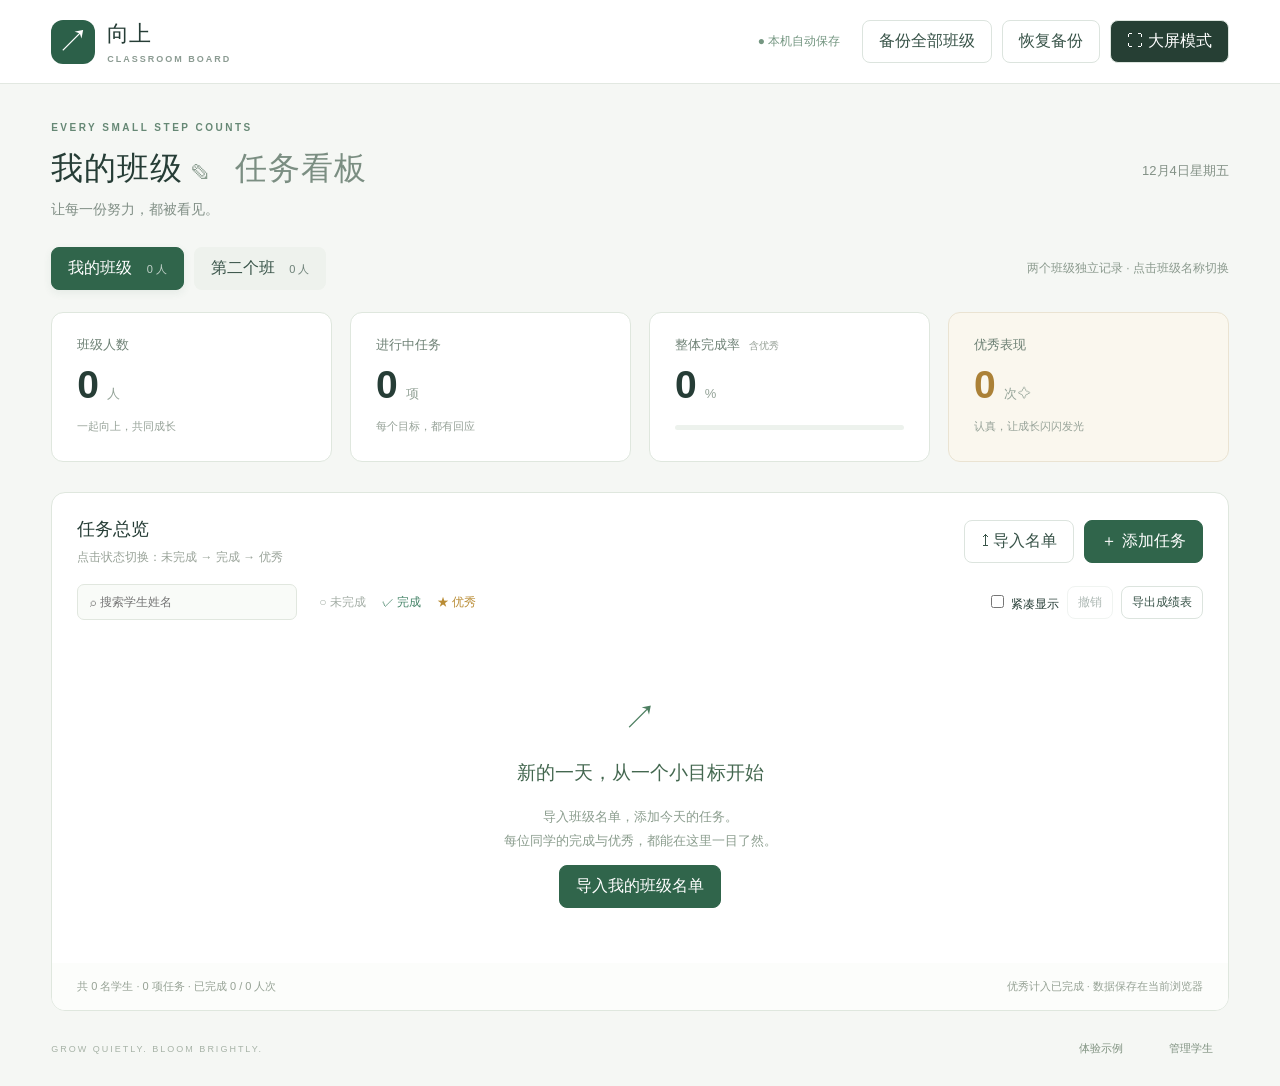
<file: index.html>
<!doctype html><html lang="zh-CN"><head><meta charset="UTF-8"><meta name="viewport" content="width=device-width,initial-scale=1"><title>向上 · 班级任务看板</title><link rel="stylesheet" href="style.css"></head><body>
<header><div class="brand"><span class="logo">↗</span><div>向上 <small>CLASSROOM BOARD</small></div></div><div class="headright"><span id="saved">● 本机自动保存</span><button id="backup">备份全部班级</button><button id="restore">恢复备份</button><button id="screen" class="dark">⛶ 大屏模式</button></div></header>
<main><section class="intro"><div><div class="eyebrow">EVERY SMALL STEP COUNTS</div><h1><span id="className">我的班级</span><button id="rename" class="icon" aria-label="修改班级名称">✎</button><span class="thin">任务看板</span></h1><p>让每一份努力，都被看见。</p></div><div class="date" id="date"></div></section>
<nav class="classbar" aria-label="班级切换"><div id="classTabs"></div><span>两个班级独立记录 · 点击班级名称切换</span></nav><section class="stats"><article><span>班级人数</span><strong id="nStudents">0<small>人</small></strong><i>一起向上，共同成长</i></article><article><span>进行中任务</span><strong id="nTasks">0<small>项</small></strong><i>每个目标，都有回应</i></article><article><span>整体完成率 <em>含优秀</em></span><strong id="rate">0<small>%</small></strong><div class="progress"><b id="bar"></b></div></article><article class="gold"><span>优秀表现</span><strong id="nExcellent">0<small>次 ✧</small></strong><i>认真，让成长闪闪发光</i></article></section>
<section class="board"><div class="toolbar"><div><h2>任务总览 <span id="demoBadge" hidden>示例数据</span></h2><p>点击状态切换：未完成 → 完成 → 优秀</p></div><div class="actions"><button id="import">↥ 导入名单</button><button id="add" class="primary">＋ 添加任务</button></div></div><div class="filters"><input id="search" placeholder="⌕ 搜索学生姓名" aria-label="搜索学生"><div class="legend"><span>○ 未完成</span><span class="green">✓ 完成</span><span class="amber">★ 优秀</span></div><div class="tools"><label><input type="checkbox" id="compact"> 紧凑显示</label><button id="undo" disabled>撤销</button><button id="csv">导出成绩表</button></div></div><div id="tableWrap"></div><footer><span id="foot">先导入名单，开始记录课堂里的每一步。</span><span>优秀计入已完成 · 数据保存在当前浏览器</span></footer></section><div class="bottom"><span>GROW QUIETLY. BLOOM BRIGHTLY.</span><button id="demo">体验示例</button><button id="manage">管理学生</button><button id="exit" hidden>退出大屏</button></div></main>
<dialog id="modal"><form method="dialog" id="form"><div class="modalhead"><h2 id="modalTitle"></h2><button value="cancel" aria-label="关闭">×</button></div><div id="modalBody"></div><div class="modalfoot"><button value="cancel">取消</button><button id="confirm" value="default" class="primary">确认</button></div></form></dialog><input type="file" id="file" accept=".csv,.txt" hidden><input type="file" id="json" accept=".json" hidden><div id="toast" role="status"></div><script src="app.js"></script></body></html>
</file>
<file: style.css>
:root{font-family:Inter,"PingFang SC","Microsoft YaHei",sans-serif;color:#263d36;background:#f5f7f4;font-synthesis:none}*{box-sizing:border-box}body{margin:0}button,input,textarea,select{font:inherit}button{cursor:pointer;border:1px solid #dce4de;background:white;color:#385348;border-radius:8px;padding:10px 16px;transition:.15s}button:hover{background:#edf4ef;border-color:#9eb5a7}button:focus-visible,input:focus-visible,textarea:focus-visible{outline:3px solid #8bbdab;outline-offset:2px}button:disabled{opacity:.4;cursor:default}header{height:84px;background:#fff;border-bottom:1px solid #e2e8e1;display:flex;align-items:center;justify-content:space-between;padding:0 4%}.brand{display:flex;gap:12px;align-items:center;font-size:22px;font-weight:750}.brand small{display:block;font-size:9px;letter-spacing:2px;margin-top:5px;color:#8b9b92}.logo{background:#2c6049;color:white;border-radius:12px;font-size:32px;width:44px;height:44px;text-align:center}.headright{display:flex;align-items:center;gap:10px}.headright span{font-size:12px;color:#749681;margin-right:12px}.dark{background:#263f34;color:#fff}main{padding:38px 4% 20px;max-width:2000px;margin:auto}.intro{display:flex;align-items:center;justify-content:space-between;margin-bottom:28px}.eyebrow{font-size:10px;letter-spacing:2.5px;color:#668875;font-weight:700}h1{font-size:32px;margin:14px 0 10px;letter-spacing:1px}.thin{font-weight:400;margin-left:16px;color:#7b8e82}.icon{border:0;background:transparent;padding:3px 8px;color:#8b9d90;font-size:20px}.intro p{margin:0;color:#829087;font-size:14px}.date{font-size:13px;color:#839186}.stats{display:grid;grid-template-columns:repeat(4,1fr);gap:18px;margin-bottom:30px}.stats article{border:1px solid #dfe7de;background:#fff;padding:22px 25px;border-radius:12px;position:relative}.stats article>span{font-size:13px;color:#6e8175}.stats strong{display:block;font-size:39px;line-height:1.6;font-weight:650;letter-spacing:-1px}.stats small{font-size:13px;font-weight:400;margin-left:9px;color:#94a398}.stats i{font-size:11px;font-style:normal;color:#96a298}.stats .gold{background:#faf7ee;border-color:#eae3d2}.gold strong{color:#ab8137}em{font-style:normal;font-size:10px;margin-left:5px;color:#97a197}.progress{height:5px;border-radius:8px;background:#edf2ed;margin:9px 0}.progress b{display:block;height:100%;background:#56876b;border-radius:8px;transition:width .3s}.board{background:white;border:1px solid #dfe7de;border-radius:14px;overflow:hidden}.toolbar{display:flex;justify-content:space-between;align-items:center;padding:24px 25px 18px}h2{font-size:18px;margin:0 0 8px}.toolbar p{font-size:12px;color:#99a399;margin:0}.primary{background:#30654b;color:white;border-color:#30654b}.primary:hover{background:#244e3a;color:white}.actions{display:flex;gap:10px}.filters{display:flex;align-items:center;gap:22px;padding:0 25px 20px}.filters>input{border:1px solid #e1e7df;background:#f9fbf8;border-radius:7px;padding:10px 12px;width:220px;font-size:12px}.legend{display:flex;gap:16px;font-size:12px;color:#a3ada5}.green{color:#448367}.amber{color:#b98c35}.tools{margin-left:auto;display:flex;align-items:center;gap:8px;font-size:12px}.tools button{font-size:12px;padding:7px 10px}#tableWrap{overflow:auto;max-height:62vh;min-height:260px}table{width:100%;border-collapse:separate;border-spacing:0;font-size:13px}th,td{text-align:center;padding:12px 15px;border-bottom:1px solid #edf1ec;white-space:nowrap}thead th{position:sticky;top:0;z-index:2;background:#f6f8f4;color:#647c6b;font-weight:500;font-size:12px}thead small{display:block;font-size:10px;font-weight:400;color:#9ba89c;margin-top:5px}th:first-child,td:first-child{position:sticky;left:0;text-align:left;background:#fff;z-index:1;min-width:140px;padding-left:25px}thead th:first-child{background:#f6f8f4;z-index:3}tr:hover td{background:#fafcf8}.number{font-size:10px;color:#a8b3a8;margin-right:16px}.status{min-width:84px;border:0;background:#f2f4f1;color:#9aa79d;font-size:12px;padding:7px 14px;border-radius:6px}.s1{color:#3f8062;background:#eaf4ed}.s2{color:#b18734;background:#fbf3df}.taskbtn{border:0;background:transparent;padding:3px;color:inherit;max-width:230px;white-space:normal}.taskbtn:hover{color:#205536}.studentProgress{color:#688272;font-size:12px}.empty{text-align:center;padding:55px 20px;color:#8b9d8e}.empty .sprout{font-size:34px;color:#4c7e60;margin-bottom:15px}.empty h3{color:#43674f;font-size:19px}.empty p{font-size:13px;line-height:1.8}footer{display:flex;justify-content:space-between;padding:16px 25px;font-size:11px;color:#96a295;background:#fcfdfb}.bottom{display:flex;gap:14px;align-items:center;margin-top:20px}.bottom>span{font-size:9px;letter-spacing:2px;color:#a7b3a7;margin-right:auto}.bottom button{font-size:11px;border:0;background:none;color:#819382}dialog{border:1px solid #dce5dc;border-radius:16px;width:480px;max-width:92vw;padding:26px;color:#324e3d;box-shadow:0 24px 100px #16382330}dialog::backdrop{background:#162e2860;backdrop-filter:blur(3px)}.modalhead{display:flex;justify-content:space-between;align-items:center;margin-bottom:16px}.modalhead button{border:0;font-size:24px;padding:0 5px}.modalfoot{display:flex;justify-content:flex-end;gap:10px;margin-top:22px}#modalBody p{font-size:13px;color:#7f9082;line-height:1.8}#modalBody textarea,#modalBody input[type=text]{width:100%;border:1px solid #d8e3d7;border-radius:8px;padding:12px;margin:10px 0}textarea{resize:vertical;min-height:160px}#modalBody label{font-size:13px;display:block;margin:8px 0}.danger{color:#ad6258}#toast{position:fixed;bottom:30px;left:50%;transform:translateX(-50%);padding:12px 22px;border-radius:10px;background:#294b3f;color:#fff;font-size:13px;display:none;z-index:10}.compact td{padding-top:5px;padding-bottom:5px}.compact .status{padding:4px 10px}.presentation header,.presentation .intro,.presentation .bottom>span,.presentation .headright{display:none}.presentation main{padding:20px}.presentation .stats{margin-bottom:15px}.presentation #tableWrap{max-height:calc(100vh - 330px)}#demoBadge{font-size:10px;background:#fbf3df;color:#ab873e;padding:3px 6px;border-radius:4px;margin-left:8px}@media(min-width:1600px){.presentation .status{font-size:16px}.presentation table{font-size:16px}}@media(max-width:800px){header{padding:15px;height:auto}.brand{font-size:18px}.headright span,.headright #restore{display:none}.headright button{padding:8px;font-size:11px}main{padding:25px 16px}.date{display:none}h1{font-size:25px}.stats{grid-template-columns:repeat(2,1fr);gap:10px}.stats article{padding:15px}.stats strong{font-size:30px}.filters{flex-wrap:wrap;padding:0 15px 15px;gap:12px}.tools{margin-left:0}.toolbar{padding:20px 15px}.actions button{padding:9px;font-size:12px}footer{gap:12px;line-height:1.6}.legend{font-size:10px;gap:8px}.thin{margin-left:5px}}

.classbar{display:flex;justify-content:space-between;align-items:center;margin-bottom:22px;gap:15px}.classbar>span{font-size:12px;color:#8b9a8e}#classTabs{display:flex;gap:10px;flex-wrap:wrap}.classTab{font-weight:600;background:#eef2ed;border:1px solid transparent;max-width:350px;overflow:hidden;text-overflow:ellipsis;white-space:nowrap}.classTab small{font-size:11px;font-weight:400;margin-left:10px;opacity:.7}.classTab.selected{background:#30654b;color:white;border-color:#30654b;box-shadow:0 3px 8px #30654b15}.presentation .classbar{margin-bottom:12px}.presentation #tableWrap{max-height:calc(100vh - 385px)}@media(max-width:800px){.classbar>span{display:none}.classTab{max-width:44vw}.headright button{font-size:10px;padding:7px}}
</file>
